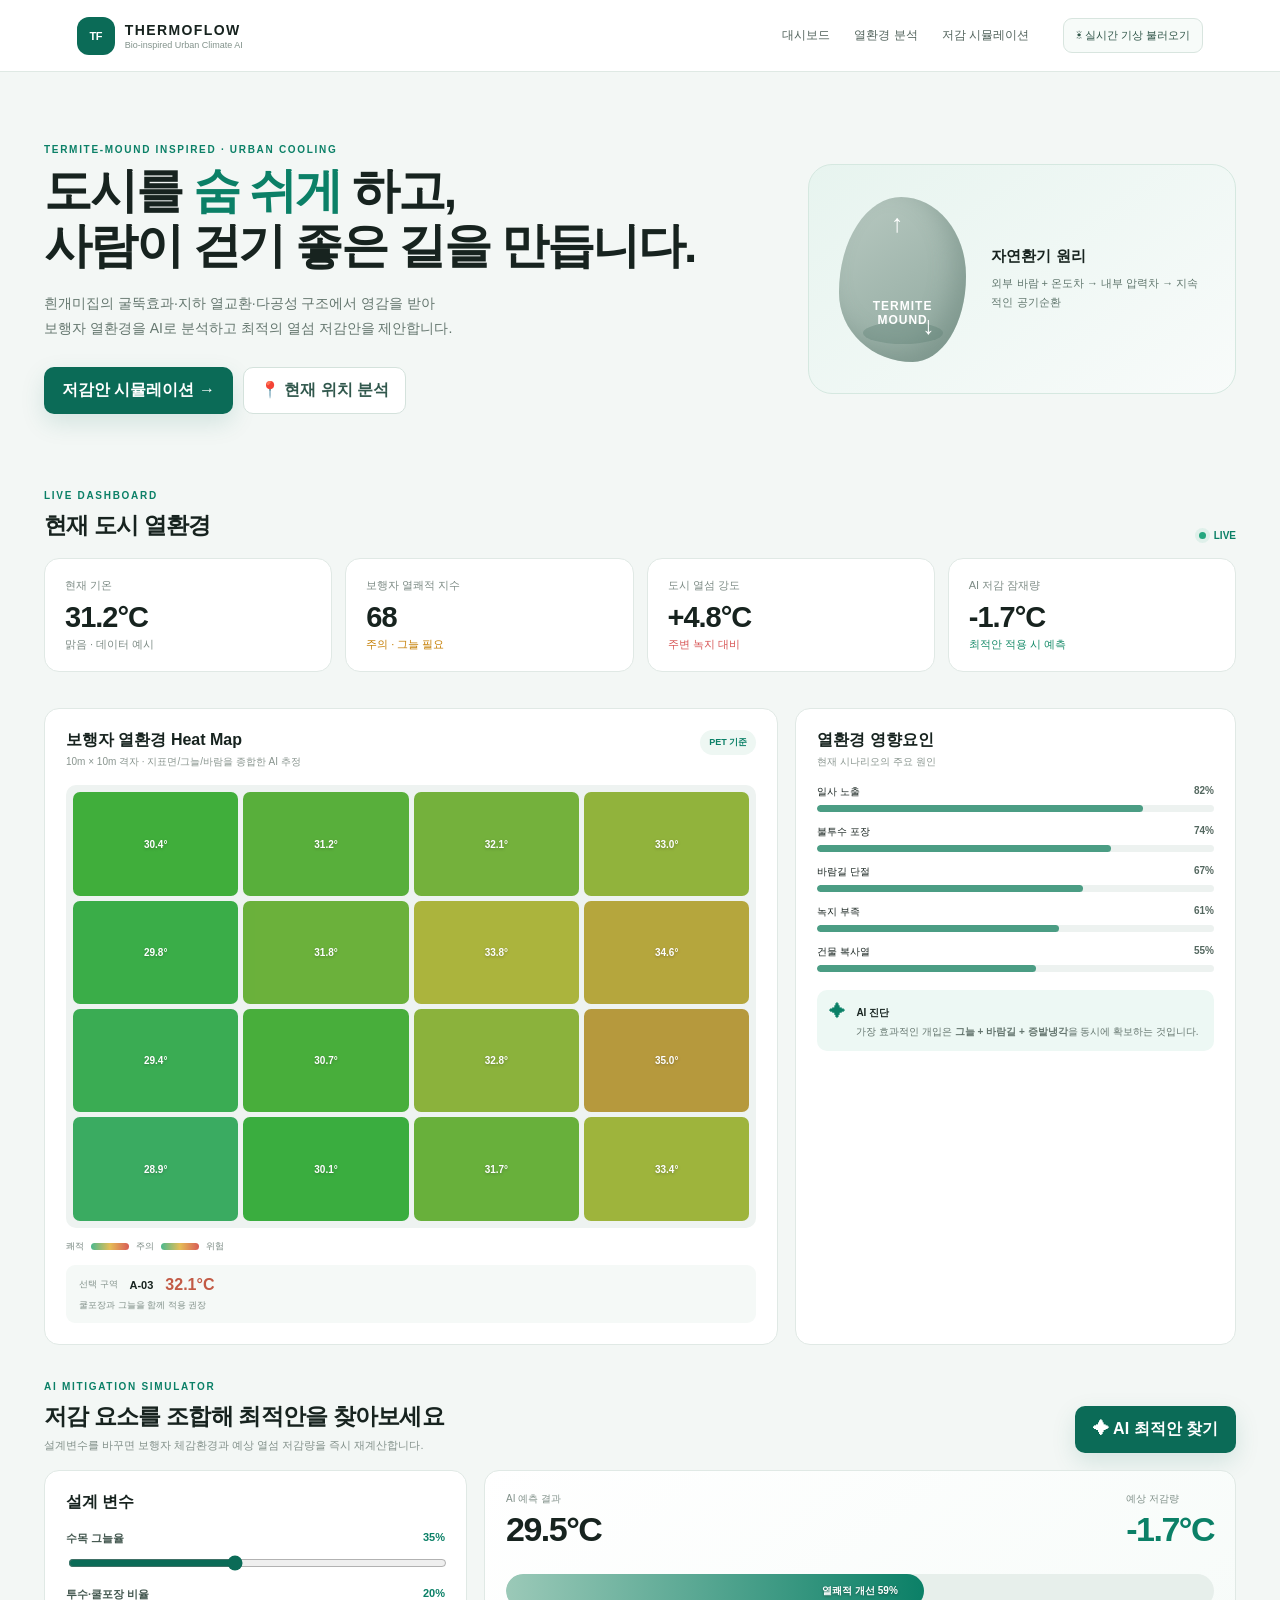
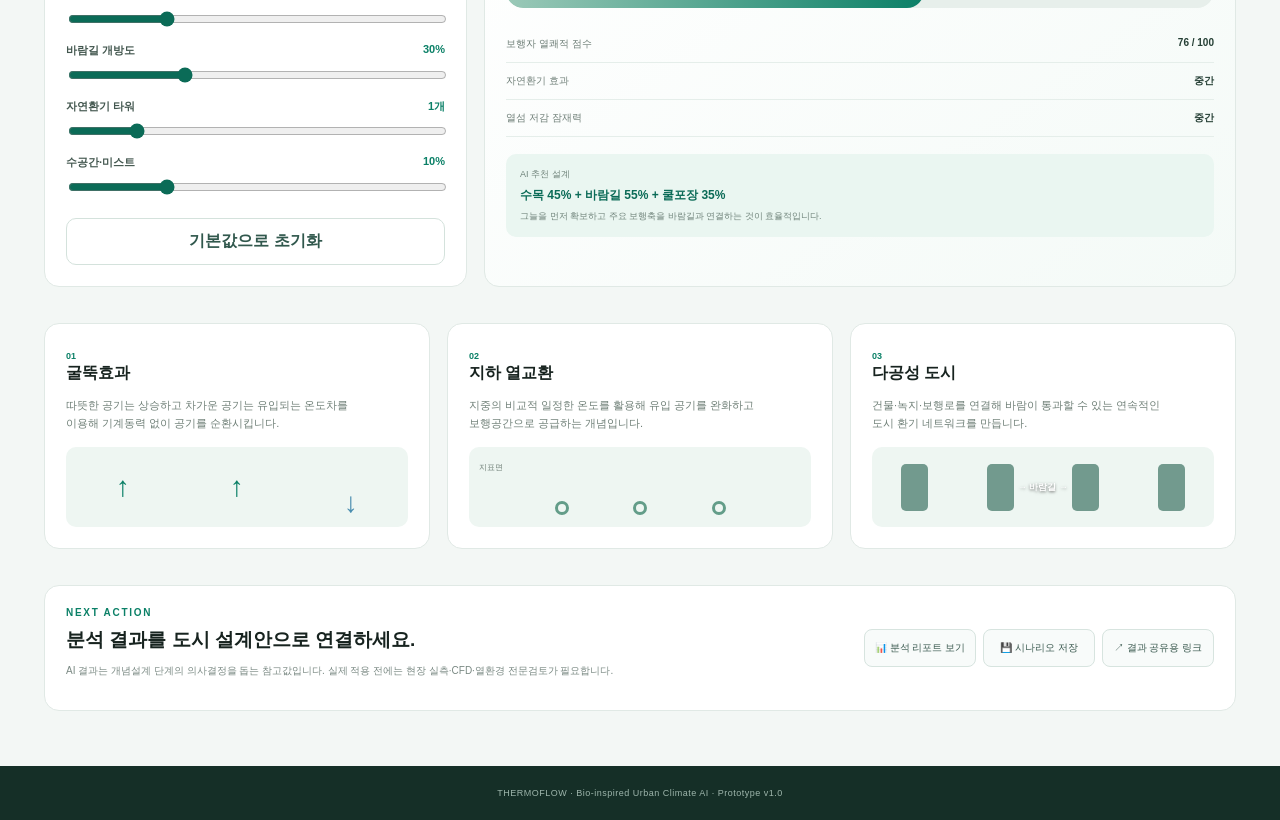
<file: index.html>
<!doctype html>
<html lang="ko">
<head>
  <meta charset="UTF-8">
  <meta name="viewport" content="width=device-width, initial-scale=1, viewport-fit=cover">
  <meta name="theme-color" content="#0b6b57">
  <meta name="description" content="흰개미집 자연환기 원리를 적용한 AI 기반 보행자 열환경 및 도시 열섬 저감 시스템">
  <link rel="manifest" href="manifest.webmanifest">
  <link rel="apple-touch-icon" href="icon.svg">
  <link rel="stylesheet" href="style.css">
  <title>THERMOFLOW | AI 보행자 열환경·도시열섬 저감</title>
</head>
<body>
<header class="topbar">
  <a class="brand" href="#top" aria-label="THERMOFLOW 홈"><span class="brand-mark">TF</span><span><strong>THERMOFLOW</strong><small>Bio-inspired Urban Climate AI</small></span></a>
  <nav><a href="#dashboard">대시보드</a><a href="#analysis">열환경 분석</a><a href="#simulation">저감 시뮬레이션</a></nav>
  <button class="weather-btn" id="weatherBtn">☀ 실시간 기상 불러오기</button>
</header>
<main id="top">
  <section class="hero">
    <div><p class="eyebrow">TERMITE-MOUND INSPIRED · URBAN COOLING</p><h1>도시를 <em>숨 쉬게</em> 하고,<br>사람이 걷기 좋은 길을 만듭니다.</h1><p class="hero-copy">흰개미집의 굴뚝효과·지하 열교환·다공성 구조에서 영감을 받아<br>보행자 열환경을 AI로 분석하고 최적의 열섬 저감안을 제안합니다.</p><div class="hero-actions"><a class="primary" href="#simulation">저감안 시뮬레이션 →</a><button class="secondary" id="locationBtn">📍 현재 위치 분석</button></div></div>
    <div class="termite-card"><div class="mound"><span class="air hot">↑</span><span class="air cool">↓</span><i></i><b>TERMITE<br>MOUND</b></div><div class="mound-copy"><strong>자연환기 원리</strong><span>외부 바람 + 온도차 → 내부 압력차 → 지속적인 공기순환</span></div></div>
  </section>
  <section id="dashboard" class="section"><div class="section-title"><div><p class="eyebrow">LIVE DASHBOARD</p><h2>현재 도시 열환경</h2></div><span class="live"><i></i> LIVE</span></div><div class="stats"><article><span>현재 기온</span><b id="tempValue">31.2°C</b><small id="weatherText">맑음 · 데이터 예시</small></article><article><span>보행자 열쾌적 지수</span><b id="comfortValue">68</b><small id="comfortText" class="warn">주의 · 그늘 필요</small></article><article><span>도시 열섬 강도</span><b id="uhiValue">+4.8°C</b><small class="danger">주변 녹지 대비</small></article><article><span>AI 저감 잠재량</span><b id="savingValue">-3.1°C</b><small class="good">최적안 적용 시 예측</small></article></div></section>
  <section id="analysis" class="grid two">
    <article class="card heat-card"><div class="card-head"><div><h2>보행자 열환경 Heat Map</h2><p>10m × 10m 격자 · 지표면/그늘/바람을 종합한 AI 추정</p></div><span class="pill">PET 기준</span></div><div id="heatmap" class="heatmap" aria-label="보행자 열환경 히트맵"></div><div class="heat-legend"><span>쾌적</span><i></i><span>주의</span><i></i><span>위험</span></div><div class="selected-zone"><span>선택 구역</span><strong id="zoneName">A-03</strong><b id="zoneTemp">33.8°C</b><small id="zoneAdvice">수목 그늘 + 바람길 확보 권장</small></div></article>
    <article class="card"><div class="card-head"><div><h2>열환경 영향요인</h2><p>현재 시나리오의 주요 원인</p></div></div><div class="factor"><div><span>일사 노출</span><b>82%</b></div><div class="bar"><i style="width:82%"></i></div></div><div class="factor"><div><span>불투수 포장</span><b>74%</b></div><div class="bar"><i style="width:74%"></i></div></div><div class="factor"><div><span>바람길 단절</span><b>67%</b></div><div class="bar"><i style="width:67%"></i></div></div><div class="factor"><div><span>녹지 부족</span><b>61%</b></div><div class="bar"><i style="width:61%"></i></div></div><div class="factor"><div><span>건물 복사열</span><b>55%</b></div><div class="bar"><i style="width:55%"></i></div></div><div class="ai-note"><span>✦</span><div><strong>AI 진단</strong><p>가장 효과적인 개입은 <b>그늘 + 바람길 + 증발냉각</b>을 동시에 확보하는 것입니다.</p></div></div></article>
  </section>
  <section id="simulation" class="section"><div class="section-title"><div><p class="eyebrow">AI MITIGATION SIMULATOR</p><h2>저감 요소를 조합해 최적안을 찾아보세요</h2><p>설계변수를 바꾸면 보행자 체감환경과 예상 열섬 저감량을 즉시 재계산합니다.</p></div><button class="primary" id="optimizeBtn">✦ AI 최적안 찾기</button></div><div class="sim-grid"><article class="card controls"><h3>설계 변수</h3><label>수목 그늘율 <output id="treeOut">35%</output><input id="tree" type="range" min="0" max="80" value="35"></label><label>투수·쿨포장 비율 <output id="paveOut">20%</output><input id="pave" type="range" min="0" max="80" value="20"></label><label>바람길 개방도 <output id="windOut">30%</output><input id="wind" type="range" min="0" max="100" value="30"></label><label>자연환기 타워 <output id="towerOut">1개</output><input id="tower" type="range" min="0" max="6" value="1"></label><label>수공간·미스트 <output id="waterOut">10%</output><input id="water" type="range" min="0" max="40" value="10"></label><button class="secondary full" id="resetBtn">기본값으로 초기화</button></article><article class="card result"><div class="result-top"><div><span>AI 예측 결과</span><strong id="predTemp">29.1°C</strong></div><div><span>예상 저감량</span><strong class="green" id="predDrop">-2.1°C</strong></div></div><div class="gauge"><div id="gaugeFill"></div><span id="gaugeText">열쾌적 개선 63%</span></div><div class="result-row"><span>보행자 열쾌적 점수</span><b id="predComfort">81 / 100</b></div><div class="result-row"><span>자연환기 효과</span><b id="ventEffect">중간</b></div><div class="result-row"><span>열섬 저감 잠재력</span><b id="uhiPotential">높음</b></div><div class="recommendation"><span>AI 추천 설계</span><strong id="recommendation">수목 45% + 바람길 60% + 쿨포장 35%</strong><small id="recommendationDetail">그늘을 우선 확보하고 건물 사이의 통풍축을 연결하면 효과가 큽니다.</small></div></article></div></section>
  <section class="grid three"><article class="card principle"><span class="num">01</span><h3>굴뚝효과</h3><p>따뜻한 공기는 상승하고 차가운 공기는 유입되는 온도차를 이용해 기계동력 없이 공기를 순환시킵니다.</p><div class="diagram chimney"><i>↑</i><i>↑</i><i>↓</i></div></article><article class="card principle"><span class="num">02</span><h3>지하 열교환</h3><p>지중의 비교적 일정한 온도를 활용해 유입 공기를 완화하고 보행공간으로 공급하는 개념입니다.</p><div class="diagram ground"><i></i><i></i><i></i></div></article><article class="card principle"><span class="num">03</span><h3>다공성 도시</h3><p>건물·녹지·보행로를 연결해 바람이 통과할 수 있는 연속적인 도시 환기 네트워크를 만듭니다.</p><div class="diagram porous"><i></i><i></i><i></i><i></i></div></article></section>
  <section class="card action-panel"><div><p class="eyebrow">NEXT ACTION</p><h2>분석 결과를 도시 설계안으로 연결하세요.</h2><p>AI 결과는 개념설계 단계의 의사결정을 돕는 참고값입니다. 실제 적용 전에는 현장 실측·CFD·열환경 전문검토가 필요합니다.</p></div><div class="action-list"><button data-action="report">📊 분석 리포트 보기</button><button data-action="save">💾 시나리오 저장</button><button data-action="share">↗ 결과 공유용 링크</button></div></section>
</main><footer>THERMOFLOW · Bio-inspired Urban Climate AI · Prototype v1.0</footer><div id="toast" class="toast"></div>
<script src="app.js"></script><script>if('serviceWorker' in navigator){navigator.serviceWorker.register('./sw.js').catch(()=>{});}</script>
</body></html>
</file>
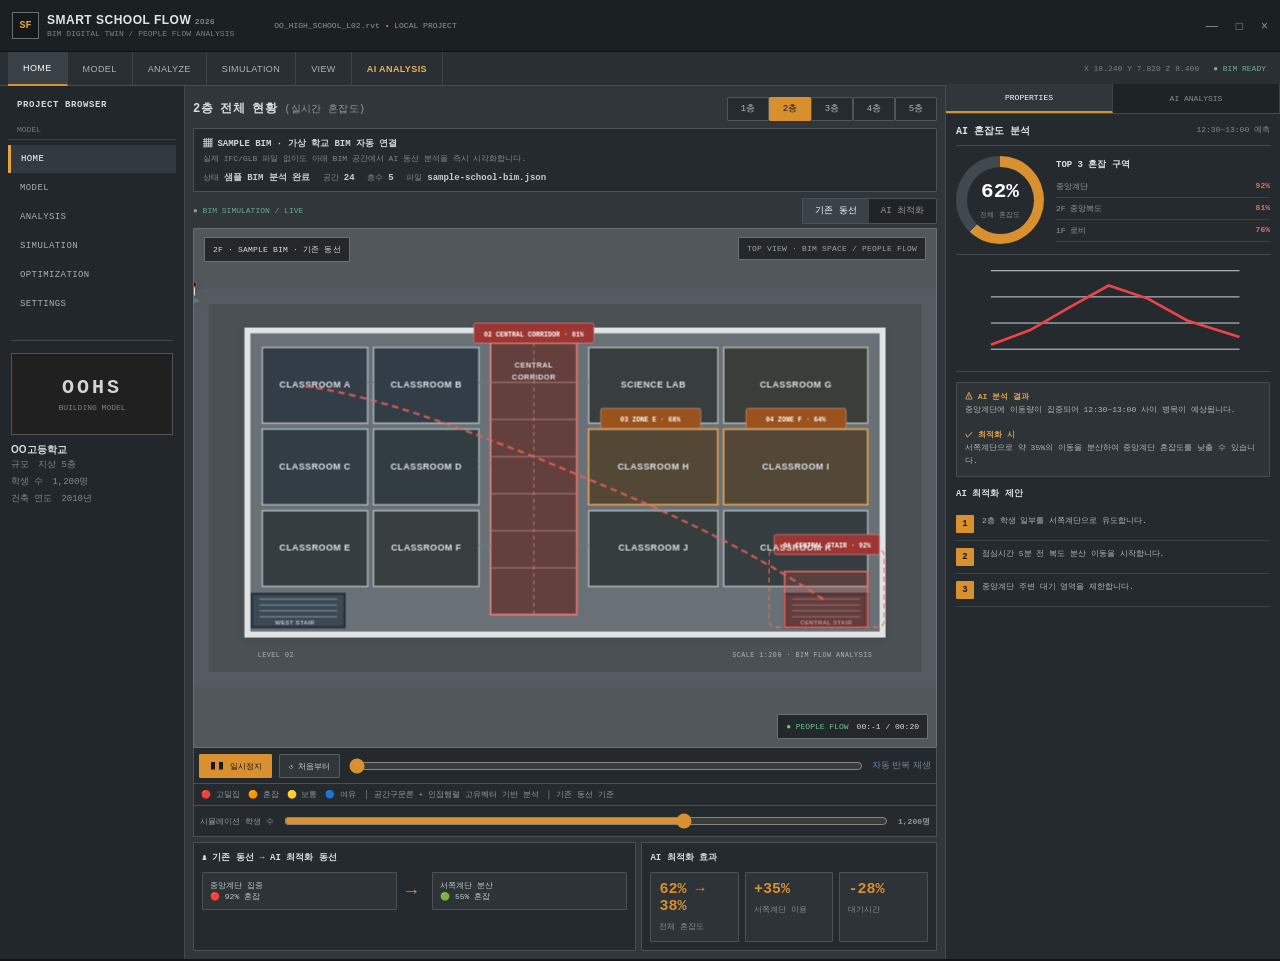
<file: school-flow/index.html>
<!doctype html>
<html lang="ko"><head><meta charset="utf-8"><meta name="viewport" content="width=device-width,initial-scale=1">
<title>Smart School Flow | AI + BIM</title>
<style>
*{box-sizing:border-box}body{margin:0;background:#eef6fd;font-family:Arial,"Noto Sans KR",sans-serif;color:#17324d}.app{max-width:1500px;margin:12px auto;background:#fff;border:1px solid #d7e5f0;border-radius:14px;overflow:hidden;box-shadow:0 15px 50px #6c8eaa22}.head{height:76px;padding:12px 22px;background:linear-gradient(90deg,#e9f5ff,#fff);display:flex;align-items:center;justify-content:space-between}.brand{display:flex;gap:11px;align-items:center}.ico{width:43px;height:43px;border:2px solid #1976e8;border-radius:10px;display:grid;place-items:center;font-size:22px}.head h1{font-size:22px;margin:0}.head p{font-size:11px;color:#5680a4;margin:4px 0}.slogan{color:#4a81b1;font-weight:bold;font-style:italic}.layout{display:grid;grid-template-columns:165px 1fr 330px;min-height:880px}.side{background:#fbfdff;border-right:1px solid #dbe7f1;padding:14px 9px}.nav{display:block;width:100%;border:0;background:none;text-align:left;padding:11px;border-radius:8px;color:#5c7690;font-weight:bold;margin:3px 0}.nav.active{background:#e6f3ff;color:#1976e8}.school{margin:28px 5px 0;border-top:1px solid #dbe7f1;padding-top:15px}.pic{height:85px;border-radius:9px;background:#dff0fb;display:grid;place-items:center;font-size:40px}.school b{display:block;margin-top:8px}.facts{font-size:11px;color:#71869a;line-height:1.8}.main{padding:15px;background:#f7fbff}.title{display:flex;justify-content:space-between;align-items:center;margin-bottom:9px}.title h2{font-size:17px;margin:0}.floors button{border:1px solid #dbe7f1;background:#fff;border-radius:7px;padding:6px 10px;font-size:11px}.floors .on{background:#1976e8;color:#fff}.bimbar{background:#fff;border:1px solid #dbe7f1;border-radius:10px;padding:10px 12px;margin-bottom:9px;font-size:11px}.bimbar small{display:block;color:#8497a9;margin-top:3px}.meta{font-size:9px;color:#71869a;margin-top:7px}.meta b{color:#24567e}.toolbar{display:flex;justify-content:space-between;align-items:center;margin:7px 0}.live{font-size:9px;color:#20a66a;font-weight:bold}.toggle{background:#e8f0f7;border-radius:8px;padding:3px}.toggle button{border:0;background:none;border-radius:6px;padding:6px 11px;font-size:10px}.toggle .on{background:#fff;color:#1976e8;font-weight:bold;box-shadow:0 2px 5px #7890a522}.viewer{height:535px;border:1px solid #dbe7f1;border-radius:11px;overflow:hidden;position:relative;background:linear-gradient(#d9ecfa,#f8fcff)}svg{display:block;width:100%;height:100%}.badge,.hint{position:absolute;top:10px;background:#ffffffdf;border-radius:7px;padding:7px 9px;font-size:10px;font-weight:bold}.badge{left:10px}.hint{right:10px;color:#667e93;font-weight:normal}.flow{position:absolute;right:10px;bottom:10px;background:#ffffffdf;border:1px solid #dbe7f1;border-radius:8px;padding:6px 9px;font-size:9px;font-weight:bold}.green{color:#20a66a}.controls{display:flex;align-items:center;gap:7px;background:#fff;border:1px solid #dbe7f1;border-top:0;padding:8px;border-radius:0 0 10px 10px}.controls button{border:1px solid #dbe7f1;background:#f7fbff;border-radius:7px;padding:6px 9px;font-size:9px;font-weight:bold}.controls .play{background:#1976e8;color:white}.controls input{flex:1;accent-color:#1976e8}.legend{font-size:9px;color:#71869a;padding:7px}.slider{display:flex;gap:8px;align-items:center;font-size:10px;color:#71869a}.slider input{flex:1;accent-color:#1976e8}.bottom{display:grid;grid-template-columns:1.2fr .8fr;gap:9px;margin-top:9px}.card{background:#fff;border:1px solid #dbe7f1;border-radius:10px;padding:11px}.ct{font-size:11px;font-weight:bold;margin-bottom:8px}.compare{display:grid;grid-template-columns:1fr 25px 1fr;gap:5px;align-items:center}.mini{background:#f5faff;border:1px solid #dbe7f1;border-radius:7px;padding:7px;font-size:9px}.arrow{font-size:18px;color:#1976e8}.effects{display:grid;grid-template-columns:repeat(3,1fr);gap:6px}.effect{background:#f5faff;border-radius:7px;padding:8px}.effect b{display:block;color:#1976e8;font-size:16px}.effect small{font-size:9px;color:#71869a}.right{border-left:1px solid #dbe7f1;padding:15px}.right h3{margin:0;font-size:14px}.rhead{display:flex;justify-content:space-between}.time{font-size:9px;color:#9aaabd}.gauge{display:flex;gap:12px;align-items:center;padding:12px 0;border-bottom:1px solid #dbe7f1}.circle{width:108px;height:108px;border-radius:50%;background:conic-gradient(#ef4444 0 62%,#e8eef3 62%);display:grid;place-items:center}.inner{width:80px;height:80px;border-radius:50%;background:white;display:grid;place-items:center;text-align:center}.inner b{font-size:25px}.inner small{font-size:8px;color:#71869a}.top{flex:1}.top h4{font-size:11px;margin:0 0 5px}.top div{display:flex;justify-content:space-between;font-size:10px;padding:5px 0;border-bottom:1px solid #eef3f7}.red{color:#ef4444;font-weight:bold}.chart{height:125px;border-bottom:1px solid #dbe7f1;margin-top:7px}.insight{margin-top:10px;background:#f5faff;border-radius:8px;padding:9px;font-size:10px;line-height:1.55}.insight b{color:#1976e8}.rec{display:flex;gap:8px;padding:8px 0;border-bottom:1px solid #eef3f7;font-size:10px}.num{min-width:21px;height:21px;border-radius:50%;background:#1976e8;color:#fff;display:grid;place-items:center;font-weight:bold}
.congestionZones{pointer-events:none}.zone{stroke:#dc2626;stroke-width:3}.zoneHigh{fill:#ef4444;fill-opacity:.30}.zoneMedium{fill:#f97316;fill-opacity:.22;stroke:#ea580c}.zonePulse{fill:#ef4444;fill-opacity:.10;stroke:#ef4444;stroke-width:2;stroke-dasharray:7 5;animation:zonePulse 1.4s ease-in-out infinite}.zoneLabelBg{fill:#b91c1c;fill-opacity:.94;stroke:#fff;stroke-width:1.5}.zoneLabel{fill:#fff;font-size:12px;font-weight:700}.congestionZones.aiHidden{display:none}@keyframes zonePulse{50%{fill-opacity:.24;stroke-width:4}}.person{transition:transform .08s linear;overflow:visible}.personIcon{paint-order:stroke;stroke:#ffffff;stroke-width:1.2px}.personShadow{fill:#607d8b;opacity:.2}.people2{display:none!important}.personHead{stroke:#8d6e63;stroke-width:1.2}.personBody{stroke:#ffffff;stroke-width:1}.personArms,.personLegs{fill:none;stroke-linecap:round;stroke-width:2.2}.personShadow{opacity:.22}.people2{display:none}@keyframes move{0%{transform:translate(0,0)}25%{transform:translate(90px,18px)}50%{transform:translate(180px,-5px)}75%{transform:translate(275px,12px)}100%{transform:translate(360px,0)}}@keyframes move2{0%{transform:translate(0,0)}25%{transform:translate(80px,-18px)}50%{transform:translate(160px,8px)}75%{transform:translate(245px,-8px)}100%{transform:translate(330px,0)}}.aiPath{stroke:#20a66a;stroke-width:5;stroke-dasharray:12 10;fill:none;animation:dash 1s linear infinite}@keyframes dash{to{stroke-dashoffset:-22}}.oldPath{stroke:#ef4444;stroke-width:6;stroke-dasharray:9 8;fill:none;opacity:.75}.hot{animation:pulse 1.2s ease-in-out infinite;transform-origin:center}@keyframes pulse{50%{opacity:.35;transform:scale(1.15)}}@media(max-width:1100px){.layout{grid-template-columns:150px 1fr}.right{grid-column:1/-1;border-left:0;border-top:1px solid #dbe7f1}}@media(max-width:760px){.layout{display:block}.side{display:none}.right{display:block}.bottom{grid-template-columns:1fr}.slogan{display:none}.viewer{height:430px}}
/* Professional BIM/CAD visual system */
body{background:#edf0f2;color:#202a33}
.app{max-width:1500px;border:1px solid #c7cdd2;border-radius:4px;box-shadow:0 8px 28px #17212b18}
.head{height:68px;padding:10px 20px;background:#202a33;color:#fff;border-bottom:3px solid #ef7d00}
.brand .ico{width:38px;height:38px;border:1px solid #7f8a93;border-radius:3px;background:#303b44;color:#fff;font-size:18px}
.head h1{font-size:19px;letter-spacing:.2px}.head p{color:#aeb8bf}.slogan{color:#d9e0e5}
.layout{grid-template-columns:185px 1fr 315px}
.side{background:#252e35;border-right:1px solid #3b454d;padding:12px 10px}
.nav{color:#c3cbd1;border-radius:3px;font-size:11px;padding:10px 11px}
.nav:hover{background:#303b44;color:#fff}.nav.active{background:#3a4650;color:#fff;border-left:3px solid #ef7d00}
.school{border-top:1px solid #414b53}.pic{height:72px;border-radius:2px;background:#303b44;font-size:28px;filter:grayscale(1)}
.school b{color:#fff}.facts{color:#aeb8bf}
.main{padding:14px;background:#f1f3f4}
.title h2{font-size:16px;color:#202a33}.floors button{border-color:#c8cfd4;border-radius:2px;color:#4b5963}.floors .on{background:#ef7d00;border-color:#ef7d00}
.bimbar,.card,.bimbar,.controls,.right{border-color:#c8cfd4}
.bimbar{border-radius:3px;box-shadow:none}.toolbar{margin:8px 0}.live{color:#23854b}
.toggle{border-radius:3px;background:#dfe3e6}.toggle button{border-radius:2px}.toggle .on{color:#202a33}
.viewer{height:535px;border-radius:3px;border:1px solid #9ea8af;background:#f7f8f9}
.controls{border-radius:0 0 3px 3px}.controls button{border-radius:2px}.controls .play{background:#ef7d00}
.badge,.hint,.flow{border-radius:2px;border:1px solid #c8cfd4}.badge{font-family:monospace;font-size:9px}.hint{font-family:monospace}
.right{background:#fff}.right h3{font-size:13px}.circle{background:conic-gradient(#ef7d00 0 62%,#e2e6e9 62%);border-radius:50%}
.insight{border-radius:3px}.rec{padding:7px 0}.num{border-radius:2px;background:#ef7d00}
.bottom .card{border-radius:3px}.mini,.effect{border-radius:2px}.effect b{color:#ef7d00}
.slider input{accent-color:#ef7d00}
.legend{font-size:9px;color:#596770}
.congestionZones{pointer-events:none}.zone{stroke:#d52b2b;stroke-width:2}.zoneHigh{fill:#e53935;fill-opacity:.16}.zoneMedium{fill:#f57c00;fill-opacity:.13;stroke:#e36d00}.zonePulse{fill:none;stroke:#e53935;stroke-width:2;stroke-dasharray:7 5;animation:zonePulse 1.4s ease-in-out infinite}.zoneTag rect{fill:#b3261e;stroke:#fff;stroke-width:1}.zoneTag text{fill:#fff;font-family:Arial,sans-serif;font-size:10px;font-weight:700}.zoneTag.orange rect{fill:#a94b00}.roomText text{fill:#4d5b65;font-family:Arial,sans-serif;font-size:12px;font-weight:600;letter-spacing:.6px}.roomText .corridorText{fill:#68757e;font-size:10px}.planLabel{font-family:Arial,sans-serif;font-size:8px;font-weight:700;letter-spacing:.5px}.stairText{fill:#4b5963}.cadNote{fill:#69757d;font-family:monospace;font-size:9px;letter-spacing:.7px}.oldPath{stroke:#d52b2b;stroke-width:4;stroke-dasharray:10 7;fill:none;opacity:.85}.aiPath{stroke:#198754;stroke-width:4;stroke-dasharray:10 7;fill:none}.people .personIcon{font-size:28px}.person{transition:transform .08s linear}
/* NAVISWORKS-INSPIRED PROFESSIONAL SIMULATION UI */
:root{--cad-bg:#30363b;--cad-panel:#252b2f;--cad-panel2:#1f2428;--cad-line:#4c555b;--cad-text:#d9dee2;--cad-muted:#9ca6ad;--accent:#f39a23;--danger:#e44b43;--success:#55b98a}
html,body{background:#171b1e!important;color:var(--cad-text)!important}
body{font-family:"Segoe UI",Arial,"Noto Sans KR",sans-serif!important}
.app{max-width:1600px;margin:0 auto!important;border:1px solid #111!important;border-radius:0!important;box-shadow:0 14px 50px #0009!important;background:var(--cad-bg)!important}
.head{height:92px!important;padding:0 18px!important;display:flex!important;align-items:flex-start!important;position:relative!important;background:#202529!important;border-bottom:1px solid #101315!important}
.head:after{content:"HOME    INSERT    MODEL    ANALYZE    SIMULATION    VIEW    AI FLOW    SETTINGS";position:absolute;left:0;right:0;bottom:0;height:27px;padding:7px 18px;background:#292f33;color:#b9c1c6;font:10px "Segoe UI",Arial;letter-spacing:.35px;border-top:1px solid #3b4348;word-spacing:8px}
.head .brand{height:64px;gap:9px}.brand .ico{width:34px;height:34px;border:1px solid #69747b!important;border-radius:2px!important;background:#30383d!important;font-size:16px!important}.head h1{font-size:17px!important;letter-spacing:.3px}.head p{font-size:9px!important;color:#9da8ae!important}.slogan{font-size:10px!important;color:#aeb7bc!important;margin-top:17px}
.layout{grid-template-columns:178px 1fr 290px!important;min-height:900px!important}
.side{background:#242a2e!important;border-right:1px solid #454d52!important;padding:10px 8px!important}
.nav{color:#aeb7bd!important;border-radius:2px!important;padding:9px 10px!important;font-size:10px!important;font-weight:500!important}.nav:hover{background:#32393e!important;color:#fff!important}.nav.active{background:#3a4247!important;color:#fff!important;border-left:3px solid var(--accent)!important}
.school{border-top:1px solid #454d52!important}.pic{background:#30373c!important;color:#c5cdd2!important}.school b{color:#dce1e4!important}.facts{color:#929da4!important}
.main{padding:10px!important;background:#30363b!important}
.title{margin-bottom:7px!important}.title h2{font-size:13px!important;color:#e1e5e8!important}.title h2 small{color:#8f9aa1!important}.floors button{background:#252b2f!important;border-color:#4b545a!important;color:#b8c0c5!important;border-radius:2px!important;padding:5px 9px!important}.floors .on{background:var(--accent)!important;border-color:var(--accent)!important;color:#171b1e!important;font-weight:700}
.bimbar{background:#252b2f!important;border-color:#4b545a!important;color:#d4dadd!important;border-radius:2px!important;padding:8px 10px!important}.bimbar small,.meta{color:#8e999f!important}.meta b{color:#d7dde0!important}
.toolbar{height:32px!important;margin:5px 0!important}.live{color:#63bd91!important;font-size:9px!important}.toggle{background:#252b2f!important;border:1px solid #4b545a!important;border-radius:2px!important}.toggle button{color:#aeb7bc!important;border-radius:1px!important}.toggle .on{background:#3a4247!important;color:#fff!important;box-shadow:none!important}
.viewer{height:505px!important;border-radius:2px!important;border:1px solid #69747a!important;background:#555b60!important;box-shadow:inset 0 0 0 1px #202528, inset 0 0 70px #0005!important}
/* dark technical viewport while retaining the top-down BIM geometry */
.viewer svg{background:#555b60!important}
.viewer svg>rect:first-of-type{fill:#555b60!important}
.viewer svg>rect:nth-of-type(2){fill:#4a5055!important}
.viewer svg>rect:nth-of-type(3){fill:#4a5055!important}
.viewer svg [fill="#fff"]{fill:#697177!important}
.viewer svg [fill="#f9fafb"]{fill:#3b4247!important}
.viewer svg [fill="#eef1f3"]{fill:#454d52!important}
.viewer svg [fill="#eef2f4"]{fill:#454d52!important}
.viewer svg [stroke="#56636e"]{stroke:#aeb7bc!important}
.viewer svg [stroke="#3f4b55"]{stroke:#c0c7cb!important}
.viewer svg [stroke="#202a33"]{stroke:#e0e4e7!important}
.viewer svg .roomText text{fill:#e0e5e8!important}
.viewer svg .corridorText{fill:#b8c1c6!important}
.viewer svg .stairText{fill:#d4dade!important}
.viewer svg .cadNote{fill:#aeb7bd!important}
.badge,.hint,.flow{background:#252b2ddd!important;border:1px solid #657077!important;color:#dce2e5!important;border-radius:2px!important}.flow{color:#dce2e5!important}.green{color:#69c79a!important}
.controls{background:#252b2f!important;border-color:#4b545a!important;border-radius:0!important;padding:7px!important}.controls button{background:#30373c!important;border-color:#59636a!important;color:#cbd2d6!important;border-radius:2px!important}.controls .play{background:var(--accent)!important;color:#171b1e!important;border-color:var(--accent)!important}.controls input{accent-color:var(--accent)!important}
.legend{background:#252b2f!important;color:#9da7ad!important;padding:6px!important;border-bottom:1px solid #4b545a}.slider{background:#252b2f!important;padding:7px!important;color:#9da7ad!important}.slider input{accent-color:var(--accent)!important}
.bottom{margin-top:7px!important;grid-template-columns:1.2fr .8fr!important}.card{background:#252b2f!important;border-color:#4b545a!important;border-radius:2px!important;color:#d3d9dc!important}.ct{color:#dce2e5!important}.mini,.effect{background:#30373c!important;border-color:#4b545a!important;color:#c5cdd1!important}.arrow{color:var(--accent)!important}.effect b{color:var(--accent)!important}
.right{background:#252b2f!important;border-left:1px solid #454d52!important;color:#d7dde0!important;padding:12px!important}.right h3{color:#e2e6e9!important}.time,.top div,.facts{color:#949fa6!important}.gauge{border-bottom-color:#454d52!important}.circle{background:conic-gradient(var(--accent) 0 62%,#454d52 62%)!important}.inner{background:#252b2f!important}.inner b{color:#fff!important}.inner small{color:#949fa6!important}.top h4{color:#dce2e5!important}.top div{border-bottom-color:#3b4449!important}.red{color:#ef6a62!important}.chart{border-bottom-color:#454d52!important}.insight{background:#30373c!important;color:#cbd2d6!important}.insight b{color:#f2a34b!important}.rec{border-bottom-color:#3b4449!important;color:#c6cdd1!important}.num{background:var(--accent)!important;color:#202427!important}
.zoneHigh{fill:#e44b43!important;fill-opacity:.28!important}.zoneMedium{fill:#e9822b!important;fill-opacity:.20!important}.zoneTag rect{fill:#a8322d!important}.zoneTag.orange rect{fill:#9a531d!important}.oldPath{stroke:#ef5a52!important}.aiPath{stroke:#55b98a!important}
@media(max-width:1100px){.layout{grid-template-columns:150px 1fr!important}.right{grid-column:1/-1}}
/* v2 PROFESSIONAL AEC / DIGITAL-TWIN UI */
:root{--bg:#202427;--panel:#292e32;--panel2:#252a2e;--line:#454c51;--line2:#596168;--text:#d8dde0;--muted:#8e979d;--amber:#e6a23c;--red:#df5b54;--green:#5fa889}
*{font-variant-numeric:tabular-nums}
body{background:#15181a!important;color:var(--text)!important;font-family:"Segoe UI",Arial,"Noto Sans KR",sans-serif!important}
.app{width:100%;max-width:1700px;margin:0 auto!important;border:0!important;border-radius:0!important;box-shadow:0 20px 60px #000!important;background:var(--bg)!important}
.head{height:86px!important;background:#202427!important;border:0!important;border-bottom:1px solid #101214!important;padding:8px 14px!important}
.brand .ico{width:38px!important;height:38px!important;border:1px solid #667077!important;border-radius:2px!important;background:#181c1f!important;color:#e6a23c!important;font:700 13px "Segoe UI"!important}
.head h1{font-size:16px!important;font-weight:600!important;letter-spacing:.4px!important}.head p{font-size:9px!important;color:#8e979d!important}.slogan{display:none!important}
.head:after{height:29px!important;bottom:0!important;background:#2b3034!important;border-top:1px solid #41484d!important;color:#aeb6bb!important;font:9px "Segoe UI"!important;letter-spacing:.2px!important;word-spacing:10px!important;padding:8px 14px!important}
.layout{grid-template-columns:170px minmax(620px,1fr) 300px!important;min-height:900px!important}
.side{background:#252a2e!important;border-right:1px solid #41484d!important;padding:8px!important}
.nav{margin:1px 0!important;padding:9px 10px!important;background:transparent!important;color:#a8b0b5!important;border-radius:0!important;border-left:2px solid transparent!important;font-size:9px!important;font-weight:500!important;letter-spacing:.4px!important;text-transform:uppercase!important}
.nav:hover{background:#30363a!important;color:#fff!important}.nav.active{background:#333a3f!important;border-left-color:var(--amber)!important;color:#fff!important}
.school{margin:18px 3px 0!important;border-top:1px solid #41484d!important;padding-top:12px!important}.pic{height:82px!important;border-radius:0!important;background:#1c2124!important;border:1px solid #4c545a!important;display:flex!important;flex-direction:column!important;align-items:center!important;justify-content:center!important;color:#cfd5d8!important}.pic span{font:700 20px Consolas,monospace!important;letter-spacing:3px!important}.pic small{font:8px Consolas,monospace!important;color:#788188!important;margin-top:4px}.school b{color:#d8dde0!important;font-size:10px!important}.facts{font:9px/1.9 Consolas,monospace!important;color:#7f898f!important}
.main{background:#30363a!important;padding:8px!important}.title{height:29px!important;margin:0!important}.title h2{font:600 12px Consolas,monospace!important;color:#d8dde0!important;letter-spacing:.3px!important}.floors button{min-width:42px!important;height:24px!important;padding:0 7px!important;background:#262b2f!important;border:1px solid #4d555b!important;border-radius:1px!important;color:#aeb6bb!important;font:9px Consolas,monospace!important}.floors .on{background:#d88f2e!important;border-color:#d88f2e!important;color:#171a1c!important}
.bimbar{background:#252a2e!important;border:1px solid #4a5258!important;border-radius:1px!important;padding:7px 9px!important;margin:5px 0!important;color:#cfd5d8!important}.bimbar b{font:600 9px Consolas,monospace!important}.bimbar small,.meta{font:8px Consolas,monospace!important;color:#7f898f!important}.meta b{color:#c5ccd0!important}
.toolbar{height:27px!important;margin:4px 0!important}.live{font:8px Consolas,monospace!important;color:#63ad8c!important}.toggle{padding:0!important;background:#202427!important;border:1px solid #4a5258!important;border-radius:1px!important}.toggle button{height:24px!important;padding:0 12px!important;color:#8f999f!important;border-radius:0!important;font:9px Consolas,monospace!important}.toggle .on{background:#3b4247!important;color:#fff!important;box-shadow:none!important}
.viewer{height:520px!important;border:1px solid #697177!important;border-radius:1px!important;background:#51575b!important;box-shadow:inset 0 0 0 1px #171a1c,inset 0 0 100px #0005!important}
.viewer svg{background:#51575b!important}
.badge,.hint{top:8px!important;background:#202427e8!important;border:1px solid #687177!important;border-radius:1px!important;color:#d7dcdf!important;padding:6px 8px!important;font:8px Consolas,monospace!important;letter-spacing:.2px!important}.hint{color:#9ba4a9!important}
.flow{right:8px!important;bottom:8px!important;background:#202427e8!important;border:1px solid #687177!important;border-radius:1px!important;color:#d8dde0!important;padding:6px 8px!important;font:8px Consolas,monospace!important}
.controls{height:36px!important;background:#24292d!important;border:1px solid #4b5359!important;border-top:0!important;border-radius:0!important;padding:5px!important}.controls button{height:24px!important;background:#30363a!important;border:1px solid #555e64!important;border-radius:1px!important;color:#c8cfd3!important;font:8px Consolas,monospace!important}.controls .play{background:#d9902f!important;border-color:#d9902f!important;color:#171a1c!important}.controls input{accent-color:#d9902f!important}
.legend{background:#252a2e!important;color:#8e989e!important;border:1px solid #4a5258!important;border-top:0!important;padding:5px 7px!important;font:8px Consolas,monospace!important}.slider{height:31px!important;background:#252a2e!important;border:1px solid #4a5258!important;border-top:0!important;padding:6px!important;color:#8e989e!important;font:8px Consolas,monospace!important}.slider input{accent-color:#d9902f!important}
.bottom{gap:5px!important;margin-top:5px!important}.card{background:#252a2e!important;border:1px solid #4a5258!important;border-radius:1px!important;padding:8px!important}.ct{font:600 9px Consolas,monospace!important;color:#d5dbde!important}.mini,.effect{background:#2d3337!important;border:1px solid #4a5258!important;border-radius:1px!important;color:#bfc7cb!important}.mini{font:8px Consolas,monospace!important}.arrow{color:#d9902f!important}.effect b{color:#d9902f!important;font:600 15px Consolas,monospace!important}.effect small{font:8px Consolas,monospace!important;color:#858f95!important}
.right{background:#252a2e!important;border-left:1px solid #454d53!important;padding:10px!important}.right h3{font:600 10px Consolas,monospace!important;color:#dce1e4!important}.rhead{border-bottom:1px solid #444c51!important;padding-bottom:7px!important}.time{font:8px Consolas,monospace!important;color:#818b91!important}.gauge{padding:10px 0!important;border-bottom:1px solid #444c51!important}.circle{width:88px!important;height:88px!important;background:conic-gradient(#d9902f 0 62%,#41494e 62%)!important}.inner{width:67px!important;height:67px!important;background:#252a2e!important}.inner b{font:600 21px Consolas,monospace!important}.inner small{font:7px Consolas,monospace!important;color:#818b91!important}.top h4{font:600 9px Consolas,monospace!important}.top div{font:8px Consolas,monospace!important;border-bottom:1px solid #3c4449!important;color:#8e989e!important}.red{color:#e56a62!important}
.chart{height:110px!important;border-bottom:1px solid #444c51!important}.insight{background:#2d3337!important;border:1px solid #464e54!important;border-radius:1px!important;padding:8px!important;font:8px/1.6 Consolas,monospace!important;color:#aeb7bc!important}.insight b{color:#d9a04e!important}.rec{padding:7px 0!important;border-bottom:1px solid #3c4449!important;font:8px/1.4 Consolas,monospace!important;color:#aeb7bc!important}.num{min-width:18px!important;height:18px!important;border-radius:1px!important;background:#d9902f!important;color:#171a1c!important;font:700 9px Consolas,monospace!important}
.zoneHigh{fill:#d84a43!important;fill-opacity:.22!important;stroke:#ef6a61!important}.zoneMedium{fill:#d47b2e!important;fill-opacity:.16!important;stroke:#df9949!important}.zonePulse{fill:none!important;stroke:#ef6a61!important;stroke-width:1.5!important}.zoneTag rect{fill:#9d3530!important;stroke:#dba9a6!important;stroke-width:.7!important}.zoneTag text{font:700 9px Consolas,monospace!important}.oldPath{stroke:#ee6259!important;stroke-width:3!important;stroke-dasharray:9 6!important}.aiPath{stroke:#65ad8c!important;stroke-width:3!important;stroke-dasharray:9 6!important}.personIcon{font-size:25px!important}
/* AEC BIM SOFTWARE UI / AI WORKSPACE */
html,body{background:#111518!important}
.app{max-width:1700px!important;min-height:100vh!important;background:#252a2e!important}
.head{height:52px!important;padding:0 12px!important;background:#1b2023!important;border-bottom:1px solid #0c0f11!important;display:flex!important;align-items:center!important}
.window-brand{display:flex;align-items:center;gap:8px}.appmark{width:27px;height:27px;display:grid;place-items:center;background:#15191c;border:1px solid #667077;color:#e6a23c;font:700 10px Consolas,monospace}.product-name{font:600 12px "Segoe UI",sans-serif;letter-spacing:.5px;color:#e1e5e7}.product-name span{font-size:8px;color:#7d878d}.product-sub{font:8px Consolas,monospace;color:#78838a;margin-top:2px}.model-file{margin-left:40px;color:#8d979d;font:8px Consolas,monospace}.model-file span{color:#d9902f}.window-tools{margin-left:auto;display:flex;gap:18px;color:#879198;font-size:12px}
.head:after{display:none!important}
.ribbon{height:34px;background:#292f33;border-bottom:1px solid #474f54;display:flex;align-items:stretch;padding-left:8px}.ribbonTab{height:34px;border:0;border-right:1px solid #3c4449;background:transparent;color:#aeb6bb;padding:0 15px;font:9px "Segoe UI",sans-serif;letter-spacing:.4px}.ribbonTab:hover{background:#343b40;color:#fff}.ribbonTab.active{background:#3a4146;color:#fff;border-bottom:2px solid #d9902f}.ribbonTab.aiTab{color:#f0b05b;font-weight:700}.ribbonTab.aiTab.active{background:#493a27;color:#ffd18c;border-bottom-color:#f0a03a}.ribbonSpacer{flex:1}.coordReadout,.statusLight{align-self:center;margin-right:14px;font:8px Consolas,monospace;color:#778187}.statusLight{color:#6ab38f}
.layout{grid-template-columns:185px minmax(760px,1fr) 335px!important;min-height:calc(100vh - 86px)!important}.side{background:#22272b!important}.sideTitle{padding:6px 9px 10px;color:#d4dade;font:700 9px Consolas,monospace;letter-spacing:.6px}.sideSection{padding:5px 9px;color:#6f7a81;font:8px Consolas,monospace;border-bottom:1px solid #3b4247;margin-bottom:5px}.nav{text-transform:uppercase!important;font:9px Consolas,monospace!important}.school{margin-top:22px!important}.main{background:#30363a!important}
.dockTabs{height:30px;display:flex;border-bottom:1px solid #454d52;margin:-12px -10px 10px;background:#1e2326}.dockTab{flex:1;border:0;border-right:1px solid #3c4449;background:transparent;color:#858f96;font:8px Consolas,monospace}.dockTab.active{color:#fff;background:#30363a;border-bottom:2px solid #d9902f}.aiDock{display:none;border:1px solid #4b5358;background:#202529;padding:9px;margin-bottom:10px}.aiDock.show{display:block}.aiDockHeader{display:flex;align-items:center;gap:6px;color:#dce1e4;font:9px Consolas,monospace;border-bottom:1px solid #3e464b;padding-bottom:8px}.aiDot{color:#d9902f}.engineState{margin-left:auto;color:#78838a}.scanBox{margin-top:9px;background:#292f33;border:1px solid #444d52;padding:8px}.scanTitle{font:8px Consolas,monospace;color:#9ca5aa}.scanBar{height:4px;background:#15191b;margin:7px 0;overflow:hidden}.scanBar i{display:block;height:100%;width:0;background:#d9902f;transition:width .25s}.scanMeta{display:flex;justify-content:space-between;color:#778188;font:8px Consolas,monospace}.scanMeta b{color:#d9a04e}.aiMetrics{display:grid;grid-template-columns:1fr 1fr 1fr;gap:4px;margin:7px 0}.aiMetrics div{background:#292f33;border:1px solid #41494e;padding:7px}.aiMetrics span{display:block;color:#78838a;font:7px Consolas,monospace}.aiMetrics b{display:block;color:#e0e5e7;font:14px Consolas,monospace;margin-top:4px}.routeCard{border:1px solid #41494e;background:#292f33;padding:8px}.routeHead{display:flex;justify-content:space-between;color:#d9dfe2;font:8px Consolas,monospace}.routeHead span{color:#d9902f}.routeLine{margin-top:7px;color:#9ca5aa;font:8px Consolas,monospace}.routeSwatch{display:inline-block;width:20px;border-top:3px dashed #e35d56;margin-right:5px;vertical-align:middle}.greenSwatch{border-color:#62ad8d}.runAI,.applyAI{width:100%;margin-top:7px;height:27px;border:1px solid #5a6268;background:#343b40;color:#d8dde0;font:8px Consolas,monospace}.runAI{border-color:#b87928;color:#f1b15c}.applyAI{background:#c9872e;color:#171a1c;border-color:#e2a044;font-weight:700}.aiActive .viewer{box-shadow:inset 0 0 0 2px #d9902f,inset 0 0 100px #0006!important}.aiActive .live{color:#e1a34c!important}
#aiDock + .rhead{margin-top:2px}.aiModeLabel{position:absolute;left:50%;top:9px;transform:translateX(-50%);background:#202529e8;border:1px solid #c78931;color:#e6ad5e;padding:5px 10px;font:8px Consolas,monospace;z-index:4}
/* Space Syntax / Heatmap / AEC analytics */
.spaceHeatmap{pointer-events:none;opacity:.62;mix-blend-mode:multiply}.spaceHeatmap rect{stroke:#ffffff;stroke-width:1;fill:#2d7ff9;fill-opacity:.42}
.syntaxCard{margin-top:7px;background:#292f33;border:1px solid #41494e;padding:8px}.syntaxTitle{display:flex;justify-content:space-between;color:#dce1e4;font:8px Consolas,monospace}.syntaxTitle span{color:#d9902f}.syntaxMeta{margin-top:5px;color:#7f898f;font:7px Consolas,monospace}.syntaxRows{margin-top:6px}.syntaxRow{display:grid;grid-template-columns:34px 1fr 42px;align-items:center;gap:5px;margin:4px 0;color:#aeb7bc;font:7px Consolas,monospace}.syntaxBar{height:5px;background:#15191b}.syntaxBar i{display:block;height:100%;background:#d9902f}.syntaxFormula{margin-top:6px;padding-top:6px;border-top:1px solid #3e464b;color:#8f999f;font:7px/1.4 Consolas,monospace}
.aiActive #spaceHeatmap{opacity:.82}.aiActive .zoneHigh{fill-opacity:.16}
</style></head>
<body><div class="app">
<header class="head">
  <div class="window-brand">
    <div class="appmark">SF</div>
    <div>
      <div class="product-name">SMART SCHOOL FLOW <span>2026</span></div>
      <div class="product-sub">BIM DIGITAL TWIN / PEOPLE FLOW ANALYSIS</div>
    </div>
  </div>
  <div class="model-file">OO_HIGH_SCHOOL_L02.rvt <span>•</span> LOCAL PROJECT</div>
  <div class="window-tools"><span>—</span><span>□</span><span>×</span></div>
</header>
<div class="ribbon">
  <button class="ribbonTab active" data-ribbon="home">HOME</button>
  <button class="ribbonTab" data-ribbon="model">MODEL</button>
  <button class="ribbonTab" data-ribbon="analyze">ANALYZE</button>
  <button class="ribbonTab" data-ribbon="simulate">SIMULATION</button>
  <button class="ribbonTab" data-ribbon="view">VIEW</button>
  <button class="ribbonTab aiTab" id="aiTab" data-ribbon="ai">AI ANALYSIS</button>
  <div class="ribbonSpacer"></div>
  <span class="coordReadout">X 18.240  Y 7.820  Z 8.400</span>
  <span class="statusLight">● BIM READY</span>
</div>
<div class="layout"><aside class="side">
<div class="sideTitle">PROJECT BROWSER</div>
<div class="sideSection">MODEL</div>
<button class="nav active">HOME</button><button class="nav">MODEL</button><button class="nav">ANALYSIS</button><button class="nav">SIMULATION</button><button class="nav">OPTIMIZATION</button><button class="nav">SETTINGS</button>
<div class="school"><div class="pic"><span>OOHS</span><small>BUILDING MODEL</small></div><b>OO고등학교</b><div class="facts">규모　지상 5층<br>학생 수　1,200명<br>건축 연도　2010년</div></div></aside>
<main class="main"><div class="title"><h2><span id="floorTitle">2층</span> 전체 현황 <small style="font-weight:normal;color:#8195aa">(실시간 혼잡도)</small></h2><div class="floors"><button class="" data-floor="1">1층</button><button class="on" data-floor="2">2층</button><button class="" data-floor="3">3층</button><button class="" data-floor="4">4층</button><button class="" data-floor="5">5층</button></div></div>
<div class="bimbar"><b>▦ SAMPLE BIM · 가상 학교 BIM 자동 연결</b><small>실제 IFC/GLB 파일 없이도 아래 BIM 공간에서 AI 동선 분석을 즉시 시각화합니다.</small><div class="meta">상태 <b>샘플 BIM 분석 완료</b>　 공간 <b>24</b>　 층수 <b>5</b>　 파일 <b>sample-school-bim.json</b></div></div>
<div class="toolbar"><div class="live">● BIM SIMULATION / LIVE</div><div class="toggle"><button id="old" class="on">기존 동선</button><button id="ai">AI 최적화</button></div></div>
<div class="viewer" id="bimViewport"><div class="aiModeLabel" id="aiModeLabel" style="display:none">AI ANALYSIS ACTIVE · ROUTE OPTIMIZATION</div><svg viewBox="0 0 1000 535" preserveAspectRatio="xMidYMid meet" aria-label="2층 BIM 평면도">
<defs>
  <pattern id="grid" width="20" height="20" patternUnits="userSpaceOnUse"><path d="M20 0H0V20" fill="none" stroke="#d9e0e5" stroke-width=".7"/></pattern>
  <pattern id="minorGrid" width="5" height="5" patternUnits="userSpaceOnUse"><path d="M5 0H0V5" fill="none" stroke="#edf1f3" stroke-width=".5"/></pattern>
  <filter id="shadow"><feDropShadow dx="0" dy="3" stdDeviation="5" flood-opacity=".12"/></filter>
</defs>

<rect width="1000" height="535" fill="#f7f8f9"/>
<rect x="20" y="20" width="960" height="495" rx="2" fill="url(#minorGrid)"/>
<rect x="20" y="20" width="960" height="495" fill="url(#grid)" opacity=".75"/>

<!-- BIM/CAD 도면 프레임 -->
<g id="plan" filter="url(#shadow)">
  <rect x="72" y="55" width="856" height="410" fill="#fff" stroke="#3f4b55" stroke-width="3"/>
  <!-- 외곽 벽 -->
  <path d="M72 55H928V465H72Z" fill="none" stroke="#202a33" stroke-width="8"/>

  <!-- 좌측 교실군 -->
  <g class="space">
    <rect x="92" y="78" width="142" height="102" fill="#f9fafb" stroke="#56636e" stroke-width="2"/>
    <rect x="242" y="78" width="142" height="102" fill="#f9fafb" stroke="#56636e" stroke-width="2"/>
    <rect x="92" y="188" width="142" height="102" fill="#f9fafb" stroke="#56636e" stroke-width="2"/>
    <rect x="242" y="188" width="142" height="102" fill="#f9fafb" stroke="#56636e" stroke-width="2"/>
    <rect x="92" y="298" width="142" height="102" fill="#f9fafb" stroke="#56636e" stroke-width="2"/>
    <rect x="242" y="298" width="142" height="102" fill="#f9fafb" stroke="#56636e" stroke-width="2"/>
  </g>

  <!-- 중앙 복도 / 코어 -->
  <rect x="400" y="72" width="116" height="366" fill="#eef1f3" stroke="#3f4b55" stroke-width="2"/>
  <path d="M400 125H516M400 175H516M400 225H516M400 275H516M400 325H516M400 375H516" stroke="#c5ccd1" stroke-width="1"/>
  <path d="M458 72V438" stroke="#d1d7dc" stroke-width="1" stroke-dasharray="5 5"/>

  <!-- 우측 교실군 -->
  <g class="space">
    <rect x="532" y="78" width="174" height="102" fill="#f9fafb" stroke="#56636e" stroke-width="2"/>
    <rect x="714" y="78" width="194" height="102" fill="#f9fafb" stroke="#56636e" stroke-width="2"/>
    <rect x="532" y="188" width="174" height="102" fill="#f9fafb" stroke="#56636e" stroke-width="2"/>
    <rect x="714" y="188" width="194" height="102" fill="#f9fafb" stroke="#56636e" stroke-width="2"/>
    <rect x="532" y="298" width="174" height="102" fill="#f9fafb" stroke="#56636e" stroke-width="2"/>
    <rect x="714" y="298" width="194" height="102" fill="#f9fafb" stroke="#56636e" stroke-width="2"/>
  </g>

  <!-- 문 / 연결부 -->
  <g stroke="#687680" stroke-width="2">
    <path d="M234 125H242M384 125H400M384 235H400M384 345H400"/>
    <path d="M516 125H532M516 235H532M516 345H532"/>
  </g>

  <!-- 서쪽계단 -->
  <g id="westStair">
    <rect x="78" y="410" width="125" height="45" fill="#eef2f4" stroke="#27323b" stroke-width="3"/>
    <path d="M88 417H193M88 425H193M88 433H193M88 441H193" stroke="#7a8790" stroke-width="2"/>
    <text x="136" y="451" text-anchor="middle" class="planLabel stairText">WEST STAIR</text>
  </g>

  <!-- 중앙계단 -->
  <g id="centralStair">
    <rect x="796" y="410" width="112" height="45" fill="#eef2f4" stroke="#27323b" stroke-width="3"/>
    <path d="M806 417H898M806 425H898M806 433H898M806 441H898" stroke="#7a8790" stroke-width="2"/>
    <text x="852" y="451" text-anchor="middle" class="planLabel stairText">CENTRAL STAIR</text>
  </g>

  <!-- 공간구문론 기반 공간 활성도 / 밀집도 Heatmap -->
  <g id="spaceHeatmap" class="spaceHeatmap">
    <rect id="hmA" x="92" y="78" width="142" height="102"/>
    <rect id="hmB" x="242" y="78" width="142" height="102"/>
    <rect id="hmC" x="92" y="188" width="142" height="102"/>
    <rect id="hmD" x="242" y="188" width="142" height="102"/>
    <rect id="hmE" x="92" y="298" width="142" height="102"/>
    <rect id="hmF" x="242" y="298" width="142" height="102"/>
    <rect id="hmG" x="532" y="78" width="174" height="102"/>
    <rect id="hmH" x="714" y="78" width="194" height="102"/>
    <rect id="hmI" x="532" y="188" width="174" height="102"/>
    <rect id="hmJ" x="714" y="188" width="194" height="102"/>
    <rect id="hmK" x="532" y="298" width="174" height="102"/>
    <rect id="hmL" x="714" y="298" width="194" height="102"/>
    <rect id="hmCorridor" x="400" y="72" width="116" height="366"/>
    <rect id="hmWest" x="78" y="410" width="125" height="45"/>
    <rect id="hmCentral" x="796" y="410" width="112" height="45"/>
  </g>

  <!-- 혼잡도 오버레이 -->
  <g id="congestionZones" class="congestionZones">
    <rect class="zone zoneHigh" x="796" y="380" width="112" height="75"/>
    <rect class="zonePulse" x="775" y="350" width="155" height="105" rx="8"/>
    <g class="zoneTag">
      <rect x="782" y="330" width="142" height="27" rx="3"/>
      <text x="853" y="348" text-anchor="middle">01 CENTRAL STAIR · 92%</text>
    </g>

    <rect class="zone zoneHigh" x="400" y="72" width="116" height="366"/>
    <g class="zoneTag">
      <rect x="377" y="45" width="162" height="27" rx="3"/>
      <text x="458" y="63" text-anchor="middle">02 CENTRAL CORRIDOR · 81%</text>
    </g>

    <rect class="zone zoneMedium" x="532" y="188" width="174" height="102"/>
    <g class="zoneTag orange">
      <rect x="548" y="160" width="135" height="27" rx="3"/>
      <text x="615" y="178" text-anchor="middle">03 ZONE E · 68%</text>
    </g>

    <rect class="zone zoneMedium" x="714" y="188" width="194" height="102"/>
    <g class="zoneTag orange">
      <rect x="744" y="160" width="135" height="27" rx="3"/>
      <text x="811" y="178" text-anchor="middle">04 ZONE F · 64%</text>
    </g>
  </g>

  <!-- 실/공간 명칭 -->
  <g class="roomText">
    <text x="163" y="132" text-anchor="middle">CLASSROOM A</text>
    <text x="313" y="132" text-anchor="middle">CLASSROOM B</text>
    <text x="163" y="242" text-anchor="middle">CLASSROOM C</text>
    <text x="313" y="242" text-anchor="middle">CLASSROOM D</text>
    <text x="163" y="352" text-anchor="middle">CLASSROOM E</text>
    <text x="313" y="352" text-anchor="middle">CLASSROOM F</text>
    <text x="458" y="105" text-anchor="middle" class="corridorText">CENTRAL</text>
    <text x="458" y="121" text-anchor="middle" class="corridorText">CORRIDOR</text>
    <text x="619" y="132" text-anchor="middle">SCIENCE LAB</text>
    <text x="811" y="132" text-anchor="middle">CLASSROOM G</text>
    <text x="619" y="242" text-anchor="middle">CLASSROOM H</text>
    <text x="811" y="242" text-anchor="middle">CLASSROOM I</text>
    <text x="619" y="352" text-anchor="middle">CLASSROOM J</text>
    <text x="811" y="352" text-anchor="middle">CLASSROOM K</text>
  </g>

  <!-- 동선 -->
  <path id="pathOld" class="oldPath" d="M150 130 C250 145 340 180 458 225 C590 280 720 330 852 420"/>
  <path id="pathAi" class="aiPath" d="M150 130 C260 150 350 180 458 225 C390 300 280 360 140 420"/>

  <!-- 사람 -->
  <g class="people"></g>
</g>

<!-- 도면 주석 -->
<g class="cadNote">
  <text x="86" y="495">LEVEL 02</text>
  <text x="914" y="495" text-anchor="end">SCALE 1:200 · BIM FLOW ANALYSIS</text>
</g>
</svg><div class="badge" id="badge">2F · SAMPLE BIM · 기존 동선</div><div class="hint">TOP VIEW · BIM SPACE / PEOPLE FLOW</div><div class="flow"><span class="green">● PEOPLE FLOW</span>　<span id="clock">00:00 / 00:20</span></div></div>
<div class="controls"><button class="play" id="play">❚❚ 일시정지</button><button id="reset">↺ 처음부터</button><input id="timeline" type="range" min="0" max="20" step=".1" value="0"><span id="status" style="font-size:9px;color:#71869a">자동 반복 재생</span></div>
<div class="legend">🔴 고밀집　🟠 혼잡　🟡 보통　🔵 여유　│ 공간구문론 + 인접행렬 고유벡터 기반 분석　│ 기존 동선 기준</div>
<div class="slider">시뮬레이션 학생 수 <input type="range" min="400" max="1600" value="1200" id="students"><b id="studentVal">1,200명</b></div>
<div class="bottom"><div class="card"><div class="ct">♟ 기존 동선 → AI 최적화 동선</div><div class="compare"><div class="mini">중앙계단 집중<br>🔴 92% 혼잡</div><div class="arrow">→</div><div class="mini">서쪽계단 분산<br>🟢 55% 혼잡</div></div></div><div class="card"><div class="ct">AI 최적화 효과</div><div class="effects"><div class="effect"><b>62% → 38%</b><small>전체 혼잡도</small></div><div class="effect"><b>+35%</b><small>서쪽계단 이용</small></div><div class="effect"><b>-28%</b><small>대기시간</small></div></div></div></div></main>
<aside class="right"><div class="dockTabs">
  <button class="dockTab active" id="propTab">PROPERTIES</button>
  <button class="dockTab" id="dockAiTab">AI ANALYSIS</button>
</div>
<section class="aiDock" id="aiDock">
  <div class="aiDockHeader"><span class="aiDot">●</span><b>AI FLOW ENGINE</b><span class="engineState" id="engineState">STANDBY</span></div>
  <div class="scanBox">
    <div class="scanTitle">BIM GEOMETRY SCAN</div>
    <div class="scanBar"><i id="scanBar"></i></div>
    <div class="scanMeta"><span id="scanText">Ready to analyze Level 02</span><b id="scanPct">0%</b></div>
  </div>
  <div class="aiMetrics">
    <div><span>PEAK OCCUPANCY</span><b id="aiPeak">92%</b></div>
    <div><span>BOTTLENECKS</span><b>04</b></div>
    <div><span>ROUTE COST</span><b id="aiCost">1.00×</b></div>
  </div>
  <div class="routeCard">
    <div class="routeHead"><b>OPTIMIZED EGRESS ROUTE</b><span>AI-01</span></div>
    <div class="routeLine"><span class="routeSwatch"></span> Central corridor → West Stair</div>
    <div class="routeLine"><span class="routeSwatch greenSwatch"></span> Distributed flow / 35% diversion</div>
  </div>
  <div class="syntaxCard">
    <div class="syntaxTitle"><b>SPACE SYNTAX ANALYSIS</b><span>GRAPH / EVC</span></div>
    <div class="syntaxMeta">Adjacency Matrix A · Eigenvector Centrality v</div>
    <div class="syntaxRows" id="syntaxRows"></div>
    <div class="syntaxFormula">Route score = 0.55·EVC + 0.30·visibility + 0.15·capacity</div>
  </div>
  <button class="runAI" id="runAI">RUN AI ANALYSIS</button>
  <button class="applyAI" id="applyAI">APPLY OPTIMIZED ROUTE &amp; PLAY</button>
</section><div class="rhead"><h3>AI 혼잡도 분석</h3><span class="time">12:30~13:00 예측</span></div>
<div class="gauge"><div class="circle"><div class="inner"><div><b id="gauge">62%</b><br><small>전체 혼잡도</small></div></div></div><div class="top"><h4>TOP 3 혼잡 구역</h4><div><span>중앙계단</span><b class="red" id="stair">92%</b></div><div><span>2F 중앙복도</span><b class="red">81%</b></div><div><span>1F 로비</span><b class="red">76%</b></div></div></div>
<div class="chart"><svg viewBox="0 0 310 125"><g stroke="#e5edf4"><path d="M15 100H300M15 70H300M15 40H300M15 10H300"/></g><polyline fill="none" stroke="#ef4444" stroke-width="3" points="15,95 60,78 105,52 150,27 195,42 240,67 300,86"/></svg></div>
<div class="insight"><b>⚠ AI 분석 결과</b><br>중앙계단에 이동량이 집중되어 12:30~13:00 사이 병목이 예상됩니다.<br><br><b>✓ 최적화 시</b><br>서쪽계단으로 약 35%의 이동을 분산하여 중앙계단 혼잡도를 낮출 수 있습니다.</div>
<div style="margin-top:10px"><div class="ct">AI 최적화 제안</div><div class="rec"><span class="num">1</span><span>2층 학생 일부를 서쪽계단으로 유도합니다.</span></div><div class="rec"><span class="num">2</span><span>점심시간 5분 전 복도 분산 이동을 시작합니다.</span></div><div class="rec"><span class="num">3</span><span>중앙계단 주변 대기 영역을 제한합니다.</span></div></div></aside></div></div>
<script>
(function(){
"use strict";
let ai=false, playing=true, t=0, last=performance.now(), currentFloor=2, moving=[];
const $=id=>document.getElementById(id);
const oldBtn=$("old"), aiBtn=$("ai"), pathOld=$("pathOld"), pathAi=$("pathAi");
const floorTitle=$("floorTitle"), badge=$("badge"), gauge=$("gauge"), stair=$("stair");
const play=$("play"), reset=$("reset"), timeline=$("timeline"), clock=$("clock"), status=$("status");
const studentVal=$("studentVal"), students=$("students");
const heatmapValues={
 A:.22,B:.30,C:.35,D:.42,E:.49,F:.56,G:.58,H:.66,I:.72,J:.61,K:.54,L:.47,
 CORRIDOR:.86,WEST:.18,CENTRAL:.94
};

// Space syntax graph: rooms/corridor/stairs as nodes, doors as edges.
const nodes=["A","B","C","D","E","F","G","H","I","J","K","L","CORRIDOR","WEST","CENTRAL"];
const edges=[
 ["A","B"],["A","C"],["B","D"],["C","D"],["C","E"],["D","F"],["E","F"],
 ["B","CORRIDOR"],["D","CORRIDOR"],["F","CORRIDOR"],
 ["G","CORRIDOR"],["H","CORRIDOR"],["I","CORRIDOR"],["J","CORRIDOR"],["K","CORRIDOR"],["L","CORRIDOR"],
 ["G","H"],["G","I"],["H","J"],["I","J"],["I","K"],["J","L"],["K","L"],
 ["WEST","CORRIDOR"],["CENTRAL","CORRIDOR"]
];
function adjacencyMatrix(){
 const n=nodes.length, idx=Object.fromEntries(nodes.map((x,i)=>[x,i]));
 const A=Array.from({length:n},()=>Array(n).fill(0));
 edges.forEach(([a,b])=>{A[idx[a]][idx[b]]=1;A[idx[b]][idx[a]]=1;});
 return A;
}
// Power iteration extracts the dominant eigenvector of the adjacency matrix.
function eigenvectorCentrality(A){
 const n=A.length; let v=Array(n).fill(1/Math.sqrt(n));
 for(let k=0;k<80;k++){
   const w=v.map((_,i)=>A[i].reduce((s,a,j)=>s+a*v[j],0));
   const norm=Math.sqrt(w.reduce((s,x)=>s+x*x,0))||1;
   const nv=w.map(x=>x/norm);
   const diff=nv.reduce((s,x,i)=>s+Math.abs(x-v[i]),0);
   v=nv;if(diff<1e-9)break;
 }
 const max=Math.max(...v);
 return Object.fromEntries(nodes.map((x,i)=>[x,v[i]/max]));
}
const EVC=eigenvectorCentrality(adjacencyMatrix());

// Combine space-syntax accessibility with capacity/visibility and observed occupancy.
// Lower route score is preferred; centrality is used to detect strategic bottlenecks.
const scores={};
nodes.forEach(n=>{
 const occ=heatmapValues[n]??.5;
 const visibility=n==="CORRIDOR"?.72:n==="CENTRAL"?.35:n==="WEST"?.92:.82;
 const capacity=n==="CENTRAL"?.45:n==="WEST"?.86:n==="CORRIDOR"?.68:.78;
 scores[n]=.55*EVC[n]+.30*(1-visibility)+.15*(1-capacity)+.35*occ;
});
function renderSyntax(){
 const rows=$("syntaxRows"); if(!rows)return;
 const top=nodes.map(n=>[n,EVC[n],scores[n]]).sort((a,b)=>b[1]-a[1]).slice(0,5);
 rows.innerHTML=top.map(([n,e,sc])=>{
   const label=n==="CORRIDOR"?"CORR":n;
   return '<div class="syntaxRow"><span>'+label+'</span><span class="syntaxBar"><i style="width:'+Math.round(e*100)+'%"></i></span><b>'+e.toFixed(2)+'</b></div>';
 }).join("");
}
function colorFor(v){
 v=Math.max(0,Math.min(1,v));
 // blue -> cyan -> yellow -> red, preserving the requested red/blue interpretation.
 const stops=[[0,48,105,235],[.33,35,165,220],[.66,244,183,55],[1,220,45,45]];
 let a=stops[0],b=stops[stops.length-1];
 for(let i=0;i<stops.length-1;i++)if(v>=stops[i][0]&&v<=stops[i+1][0]){a=stops[i];b=stops[i+1];break;}
 const f=(v-a[0])/(b[0]-a[0]);
 const rgb=a.slice(1).map((x,i)=>Math.round(x+(b[i+1]-x)*f));
 return "rgb("+rgb.join(",")+")";
}
function updateHeatmap(){
 Object.entries(heatmapValues).forEach(([k,v])=>{
   const el=$("hm"+(k==="CORRIDOR"?"Corridor":k==="WEST"?"West":k==="CENTRAL"?"Central":k));
   if(el){el.style.fill=colorFor(v);el.style.fillOpacity=(.18+.42*v).toFixed(2);}
 });
}
function setMode(next){
 ai=!!next;
 oldBtn.classList.toggle("on",!ai); aiBtn.classList.toggle("on",ai);
 badge.textContent=currentFloor+"F · SAMPLE BIM · "+(ai?"AI 최적화":"기존 동선");
 gauge.textContent=ai?"38%":"62%"; stair.textContent=ai?"55%":"92%";
 pathOld.style.display=ai?"none":"block"; pathAi.style.display=ai?"block":"none";
 document.body.classList.toggle("aiActive",ai);
 const label=$("aiModeLabel"); if(label)label.style.display=ai?"block":"none";
 moving.forEach(g=>g.style.opacity="1");
 updateHeatmap();
}
oldBtn.addEventListener("click",()=>setMode(false));
aiBtn.addEventListener("click",()=>{setMode(true);activateAITab();});

document.querySelectorAll(".floors button").forEach(btn=>{
 btn.addEventListener("click",()=>{
  document.querySelectorAll(".floors button").forEach(x=>x.classList.remove("on"));
  btn.classList.add("on"); currentFloor=Number(btn.dataset.floor);
  floorTitle.textContent=currentFloor+"층"; setMode(ai);
  showNotice(currentFloor+"F BIM SPACE LOADED");
 });
});
document.querySelectorAll(".nav").forEach((btn,i)=>{
 btn.addEventListener("click",()=>{
  document.querySelectorAll(".nav").forEach(x=>x.classList.remove("active"));btn.classList.add("active");
  if(i===2){activateAITab();$("bimViewport").scrollIntoView({behavior:"smooth",block:"center"});}
  if(i===3)$("bimViewport").scrollIntoView({behavior:"smooth",block:"center"});
  if(i===4)activateAITab();
 });
});
students.addEventListener("input",e=>{studentVal.textContent=Number(e.target.value).toLocaleString()+"명";buildPeople();});
play.addEventListener("click",()=>{playing=!playing;play.textContent=playing?"❚❚ 일시정지":"▶ 재생";status.textContent=playing?"자동 반복 재생":"일시정지";});
reset.addEventListener("click",()=>{t=0;playing=true;play.textContent="❚❚ 일시정지";status.textContent="처음부터 재생";});
timeline.addEventListener("input",e=>{t=Number(e.target.value);playing=false;play.textContent="▶ 재생";status.textContent="원하는 시간으로 이동";});

function showNotice(msg){
 let n=$("notice");
 if(!n){n=document.createElement("div");n.id="notice";n.style.cssText="position:fixed;right:24px;bottom:24px;background:#202529;color:#fff;padding:9px 13px;border:1px solid #657077;border-left:3px solid #d9902f;font:9px Consolas,monospace;z-index:9999;";document.body.appendChild(n);}
 n.textContent=msg;n.style.opacity="1";clearTimeout(window.__noticeTimer);window.__noticeTimer=setTimeout(()=>n.style.opacity="0",1800);
}

const aiTab=$("aiTab"),dockAiTab=$("dockAiTab"),propTab=$("propTab"),aiDock=$("aiDock");
const runAI=$("runAI"),applyAI=$("applyAI"),scanBar=$("scanBar"),scanPct=$("scanPct"),scanText=$("scanText"),engineState=$("engineState"),aiCost=$("aiCost");
function activateAITab(){
 document.querySelectorAll(".ribbonTab").forEach(x=>x.classList.remove("active"));aiTab.classList.add("active");
 aiDock.classList.add("show");propTab.classList.remove("active");dockAiTab.classList.add("active");
 setMode(true);renderSyntax();startAIScan();
}
function startAIScan(){
 let p=0;engineState.textContent="SCANNING";scanText.textContent="Reading BIM geometry + adjacency graph";scanBar.style.width="0%";scanPct.textContent="0%";clearInterval(window.__scan);
 window.__scan=setInterval(()=>{
  p+=10;scanBar.style.width=p+"%";scanPct.textContent=p+"%";
  if(p===20)scanText.textContent="Building adjacency matrix A";
  if(p===40)scanText.textContent="Solving dominant eigenvector / EVC";
  if(p===60)scanText.textContent="Mapping occupancy + visibility heatmap";
  if(p===80)scanText.textContent="Testing alternate egress paths";
  if(p>=100){clearInterval(window.__scan);engineState.textContent="ANALYSIS COMPLETE";scanText.textContent="Space-syntax optimized route generated";aiCost.textContent="0.72×";$("aiPeak").textContent="92% → 55%";renderSyntax();}
 },130);
}
aiTab.addEventListener("click",activateAITab);dockAiTab.addEventListener("click",activateAITab);
propTab.addEventListener("click",()=>{dockAiTab.classList.remove("active");propTab.classList.add("active");aiDock.classList.remove("show");});
runAI.addEventListener("click",startAIScan);
applyAI.addEventListener("click",()=>{setMode(true);playing=true;play.textContent="❚❚ 일시정지";status.textContent="AI OPTIMIZED FLOW · PLAYING";showNotice("SPACE SYNTAX + EVC ROUTE APPLIED");});

function buildPeople(){
 const layer=document.querySelector("svg .people");if(!layer)return;layer.innerHTML="";moving=[];
 const count=Math.min(26,Math.max(8,Math.round(Number(students.value)/60)));
 for(let i=0;i<count;i++){
  const g=document.createElementNS("http://www.w3.org/2000/svg","g");g.setAttribute("class","moving person");
  const sh=document.createElementNS("http://www.w3.org/2000/svg","ellipse");sh.setAttribute("class","personShadow");sh.setAttribute("cx","0");sh.setAttribute("cy","15");sh.setAttribute("rx","7");sh.setAttribute("ry","2.5");
  const h=document.createElementNS("http://www.w3.org/2000/svg","circle");h.setAttribute("class","personHead");h.setAttribute("cx","0");h.setAttribute("cy","-7");h.setAttribute("r","3.1");
  const b=document.createElementNS("http://www.w3.org/2000/svg","path");b.setAttribute("class","personBody");b.setAttribute("d","M0 -3 L0 7");
  const a=document.createElementNS("http://www.w3.org/2000/svg","path");a.setAttribute("class","personArms");a.setAttribute("d","M-5 0 L0 2 L5 0");
  const l=document.createElementNS("http://www.w3.org/2000/svg","path");l.setAttribute("class","personLegs");l.setAttribute("d","M0 7 L-4 14 M0 7 L4 14");
  g.append(sh,h,b,a,l);layer.appendChild(g);moving.push(g);
 }
}
function routePoint(p,opt){
 const pts=opt?[[150,130],[280,160],[458,225],[370,300],[260,355],[140,420]]:[[150,130],[280,160],[458,225],[600,285],[730,340],[852,420]];
 const q=p*(pts.length-1),i=Math.min(pts.length-2,Math.floor(q)),f=q-i;
 return [pts[i][0]+(pts[i+1][0]-pts[i][0])*f,pts[i][1]+(pts[i+1][1]-pts[i][1])*f];
}
function animatePeople(){
 const phase=t/20;
 moving.forEach((g,i)=>{
  const p=(phase+i/moving.length)%1,pt=routePoint(p,ai),bob=Math.sin(t*6+i)*2;
  g.setAttribute("transform","translate("+pt[0]+" "+(pt[1]+bob)+")");
  const col=ai?"#55b98a":"#e2a23a";
  ["personBody","personArms","personLegs"].forEach(cls=>g.querySelector("."+cls).setAttribute("stroke",col));
  g.querySelector(".personHead").setAttribute("fill","#9a6f52");
 });
}
function loop(now){
 const dt=Math.min(.05,(now-last)/1000);last=now;if(playing){t+=dt;if(t>20)t=0;}
 timeline.value=t;clock.textContent="00:"+String(Math.floor(t)).padStart(2,"0")+" / 00:20";animatePeople();requestAnimationFrame(loop);
}
renderSyntax();updateHeatmap();buildPeople();setMode(false);requestAnimationFrame(loop);
})();
</script></body></html>
</file>
<file: style.css>
*{box-sizing:border-box}html{scroll-behavior:smooth}body{margin:0;font-family:Inter,"Noto Sans KR",Arial,sans-serif;background:#f3f7f5;color:#17231f}button,a,input{font:inherit}button,a{cursor:pointer}.topbar{height:72px;background:#fff;border-bottom:1px solid #dfe9e4;display:flex;align-items:center;padding:0 max(24px,6vw);gap:34px;position:sticky;top:0;z-index:20}.brand{display:flex;align-items:center;gap:10px;color:#17231f;text-decoration:none;margin-right:auto}.brand-mark{width:38px;height:38px;border-radius:12px;background:#0b6b57;color:#fff;display:grid;place-items:center;font-size:11px;font-weight:900;letter-spacing:-.5px}.brand strong{display:block;letter-spacing:1.4px;font-size:14px}.brand small{display:block;color:#82928b;font-size:9px;margin-top:2px}nav{display:flex;gap:24px}nav a{font-size:12px;color:#53645d;text-decoration:none}nav a:hover{color:#0b6b57}.weather-btn{border:1px solid #d8e5df;background:#f7fbf9;border-radius:9px;padding:9px 12px;color:#31564a;font-size:11px}.hero{max-width:1240px;margin:auto;padding:72px 24px 58px;display:grid;grid-template-columns:1.25fr .75fr;gap:50px;align-items:center}.eyebrow{font-size:10px;letter-spacing:1.7px;color:#0b8067;font-weight:900;margin:0 0 9px}.hero h1{font-size:48px;line-height:1.14;letter-spacing:-2.2px;margin:0 0 18px}.hero h1 em{font-style:normal;color:#0b8067}.hero-copy{color:#65776f;line-height:1.75;font-size:14px}.hero-actions{display:flex;gap:10px;margin-top:27px}.primary{display:inline-flex;justify-content:center;align-items:center;background:#0b6b57;color:#fff;border:0;border-radius:10px;padding:13px 18px;font-weight:800;text-decoration:none;box-shadow:0 9px 24px #0b6b5722}.secondary{display:inline-flex;justify-content:center;align-items:center;background:#fff;color:#31584d;border:1px solid #d4e2dc;border-radius:10px;padding:12px 16px;font-weight:700}.termite-card{background:linear-gradient(145deg,#e7f4ef,#f8fbfa);border:1px solid #d5e8e0;border-radius:24px;padding:30px;display:flex;align-items:center;gap:25px;min-height:230px}.mound{width:165px;height:165px;background:linear-gradient(145deg,#b8c9c1,#8ea79d);border-radius:49% 51% 42% 58%/58% 48% 52% 42%;position:relative;display:grid;place-items:center;color:#fff;box-shadow:inset -12px -12px 24px #56736a55}.mound:after{content:"";position:absolute;width:80px;height:22px;bottom:18px;border-radius:50%;background:#54786d55}.mound b{font-size:12px;text-align:center;letter-spacing:1px;z-index:2}.air{position:absolute;font-size:25px;font-weight:900;z-index:3}.hot{top:12px;left:52px}.cool{bottom:22px;right:32px}.mound-copy strong{display:block;font-size:15px;margin-bottom:8px}.mound-copy span{display:block;font-size:11px;color:#61776e;line-height:1.7}.section,.grid{max-width:1240px;margin:0 auto;padding:18px 24px}.section-title{display:flex;justify-content:space-between;align-items:end;margin-bottom:17px}.section-title h2{font-size:23px;letter-spacing:-.8px;margin:0}.section-title>div>p:last-child{margin:6px 0 0;color:#82908a;font-size:11px}.live{font-size:10px;color:#0b8067;font-weight:900}.live i{display:inline-block;width:7px;height:7px;background:#24a67e;border-radius:50%;margin-right:5px;box-shadow:0 0 0 4px #24a67e18}.stats{display:grid;grid-template-columns:repeat(4,1fr);gap:13px}.stats article,.card{background:#fff;border:1px solid #e0e9e5;border-radius:15px}.stats article{padding:19px 20px}.stats span,.stats small{display:block;font-size:11px;color:#7d8b85}.stats b{display:block;font-size:29px;margin:8px 0 3px;letter-spacing:-1px}.stats small.good{color:#168b69}.stats small.warn{color:#c47d00}.stats small.danger{color:#d75454}.grid.two{display:grid;grid-template-columns:1.25fr .75fr;gap:17px}.grid.three{display:grid;grid-template-columns:repeat(3,1fr);gap:17px}.card{padding:21px}.card-head{display:flex;justify-content:space-between;align-items:start;margin-bottom:16px}.card h2{font-size:16px;margin:0 0 4px}.card h3{font-size:16px;margin:0 0 12px}.card-head p{font-size:10px;color:#89958f;margin:0}.pill{font-size:9px;padding:6px 9px;background:#eef7f3;color:#0b8067;border-radius:20px;font-weight:800}.heatmap{display:grid;grid-template-columns:repeat(4,1fr);gap:5px;background:#eef3f1;padding:7px;border-radius:10px}.heat-cell{aspect-ratio:1.6;border:0;border-radius:7px;color:#fff;font-size:10px;font-weight:900;text-shadow:0 1px 3px #0004;background:rgb(calc(54 + var(--heat)*190),calc(164 - var(--heat)*100),calc(112 - var(--heat)*70));opacity:.95}.heat-cell:hover{outline:3px solid #0b6b57;outline-offset:1px}.heat-legend{display:flex;align-items:center;gap:7px;margin:12px 0;font-size:9px;color:#778780}.heat-legend i{width:38px;height:7px;border-radius:5px;background:linear-gradient(90deg,#4bb98e,#e5bd57,#d85d57)}.selected-zone{display:grid;grid-template-columns:auto auto 1fr;gap:5px 12px;align-items:center;background:#f5f9f7;border-radius:9px;padding:11px 13px}.selected-zone span,.selected-zone small{font-size:9px;color:#82918a}.selected-zone strong{font-size:11px}.selected-zone b{font-size:16px;color:#c25a45}.selected-zone small{grid-column:1/-1}.factor{margin:0 0 13px}.factor>div:first-child{display:flex;justify-content:space-between;font-size:10px;margin-bottom:6px}.factor b{color:#53675f}.bar{height:7px;background:#edf2f0;border-radius:8px;overflow:hidden}.bar i{display:block;height:100%;background:#4b9d84;border-radius:8px}.ai-note{display:flex;gap:10px;background:#edf8f4;padding:12px;border-radius:10px;margin-top:18px}.ai-note>span{font-size:17px;color:#0b8067}.ai-note strong{font-size:10px}.ai-note p{font-size:10px;color:#65766f;line-height:1.5;margin:4px 0 0}.sim-grid{display:grid;grid-template-columns:.72fr 1.28fr;gap:17px}.controls h3{margin-bottom:18px}.controls label{display:block;font-size:11px;color:#43574f;font-weight:700;margin:16px 0}.controls output{float:right;color:#0b8067}.controls input{display:block;width:100%;margin-top:9px;accent-color:#0b6b57}.full{width:100%;margin-top:7px}.result{background:linear-gradient(145deg,#fff,#f4faf7)}.result-top{display:flex;justify-content:space-between;align-items:end}.result-top span{display:block;color:#809089;font-size:10px}.result-top strong{display:block;font-size:34px;letter-spacing:-1.5px;margin-top:4px}.result-top .green{color:#0b8067}.gauge{height:34px;background:#e7efeb;border-radius:20px;margin:25px 0 18px;position:relative;overflow:hidden}.gauge div{height:100%;width:63%;background:linear-gradient(90deg,#9bc9b8,#0b8067);border-radius:20px;transition:.3s}.gauge span{position:absolute;inset:0;display:grid;place-items:center;color:#fff;text-shadow:0 1px 3px #0005;font-size:10px;font-weight:900}.result-row{display:flex;justify-content:space-between;border-bottom:1px solid #e5eeea;padding:11px 0;font-size:10px;color:#6e7e77}.result-row b{color:#253f35}.recommendation{margin-top:17px;background:#eaf6f1;padding:14px;border-radius:10px}.recommendation span,.recommendation small{display:block;font-size:9px;color:#70847b}.recommendation strong{display:block;color:#0b6b57;font-size:12px;margin:6px 0}.principle{position:relative;overflow:hidden}.num{font-size:9px;color:#0b8067;font-weight:900}.principle p{font-size:11px;color:#708078;line-height:1.65;max-width:85%}.diagram{height:80px;background:#eef6f2;border-radius:10px;margin-top:15px;position:relative;overflow:hidden}.chimney{display:flex;justify-content:space-around;align-items:center;font-size:28px;color:#0b8067}.chimney i:nth-child(3){color:#4b8eb0;align-self:end;margin-bottom:8px}.ground:before{content:"지표면";position:absolute;top:15px;left:10px;font-size:8px;color:#708078}.ground i{position:absolute;width:14px;height:14px;border:3px solid #639d89;border-radius:50%;bottom:12px}.ground i:nth-child(1){left:25%}.ground i:nth-child(2){left:48%}.ground i:nth-child(3){left:71%}.porous{display:flex;align-items:center;justify-content:space-around}.porous i{width:27px;height:47px;background:#729a8e;border-radius:5px}.porous:after{content:"→  바람길  →";position:absolute;inset:0;display:grid;place-items:center;color:#fff;font-size:9px;font-weight:900;text-shadow:0 1px 3px #0008}.action-panel{max-width:1192px;margin:18px auto 55px;display:flex;justify-content:space-between;align-items:center;gap:30px}.action-panel h2{margin:0 0 8px;font-size:19px}.action-panel p:not(.eyebrow){font-size:10px;color:#7a8983;line-height:1.6;max-width:650px}.action-list{display:grid;grid-template-columns:repeat(3,1fr);gap:7px;min-width:350px}.action-list button{border:1px solid #d7e4df;background:#f8fbfa;border-radius:8px;padding:11px 8px;font-size:10px;color:#3b5a50}.action-list button:hover{background:#eef7f3}footer{text-align:center;padding:22px;background:#152f27;color:#9eb6ac;font-size:9px;letter-spacing:.5px}.toast{position:fixed;left:50%;bottom:25px;transform:translate(-50%,15px);background:#17372d;color:#fff;padding:12px 18px;border-radius:10px;font-size:11px;opacity:0;pointer-events:none;transition:.25s;z-index:50;box-shadow:0 10px 25px #0003}.toast.show{opacity:1;transform:translate(-50%,0)}@media(max-width:900px){nav{display:none}.topbar{padding:0 15px}.weather-btn{font-size:10px}.hero{grid-template-columns:1fr;padding:45px 16px 35px;gap:25px}.hero h1{font-size:36px}.termite-card{padding:20px;min-height:190px}.mound{width:135px;height:135px}.section,.grid{padding-left:14px;padding-right:14px}.stats{grid-template-columns:repeat(2,1fr)}.grid.two,.grid.three,.sim-grid{grid-template-columns:1fr}.action-panel{margin:18px 14px 40px;display:block}.action-list{min-width:0;margin-top:18px}.selected-zone{grid-template-columns:auto auto 1fr}}@media(max-width:520px){.brand small{display:none}.hero-actions{display:grid}.hero h1{font-size:31px}.stats b{font-size:24px}.stats article{padding:15px}.heat-cell{font-size:8px}.action-list{grid-template-columns:1fr}.section-title{align-items:start;gap:12px;flex-direction:column}.section-title .primary{width:100%}}
</file>
